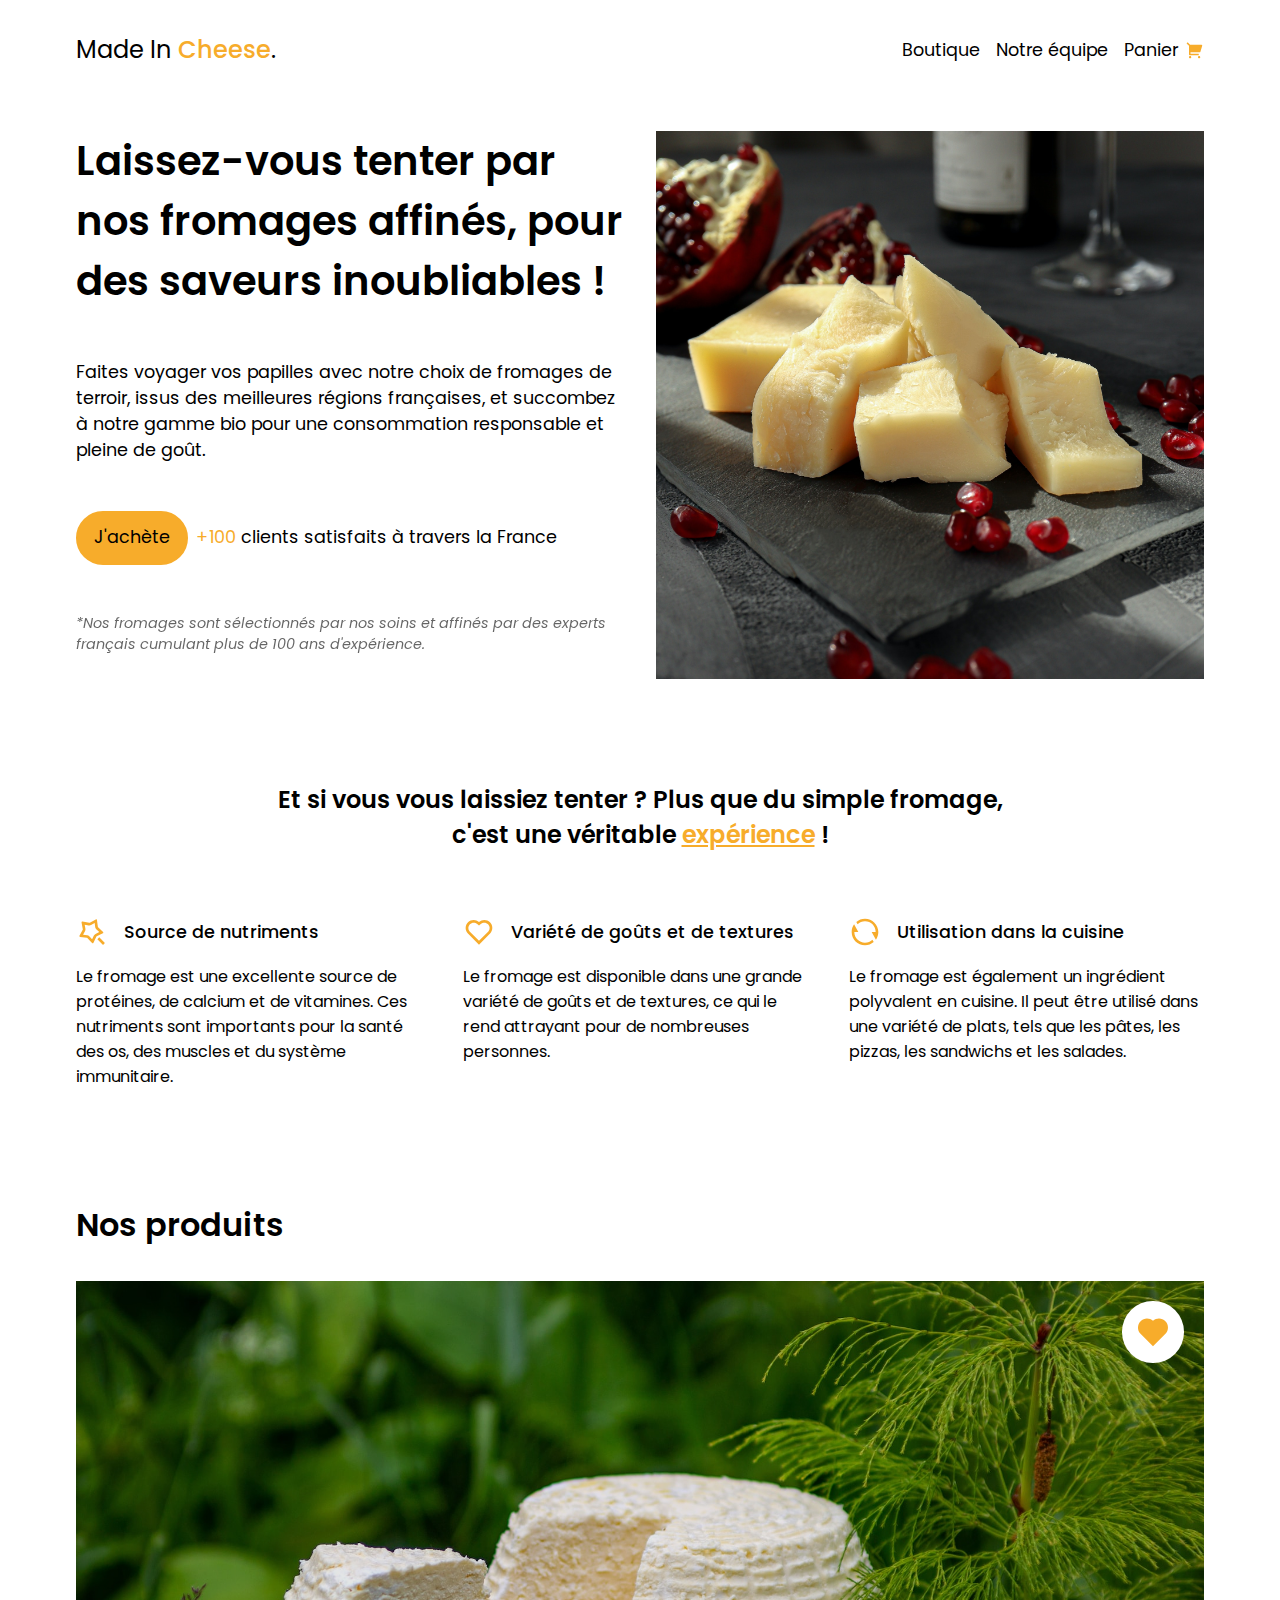
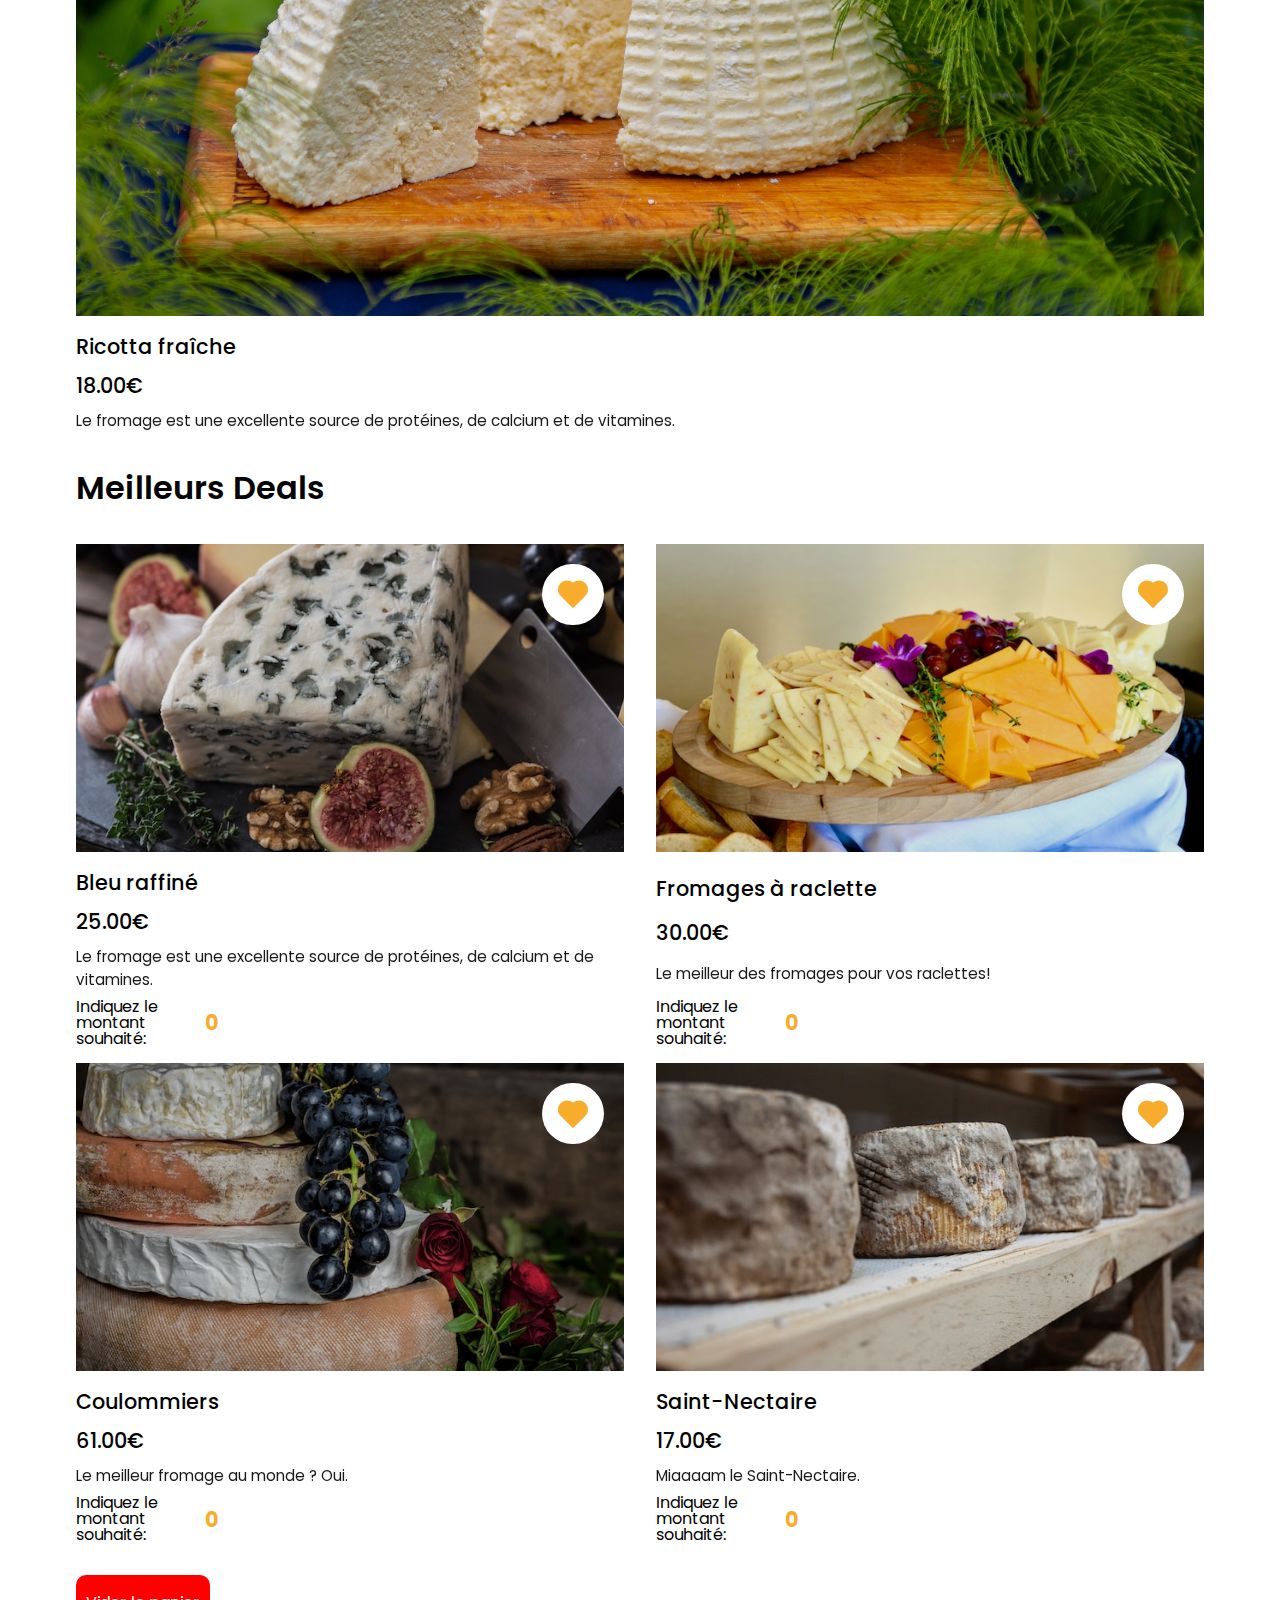
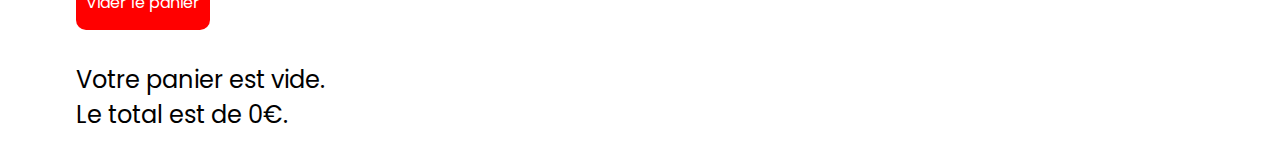
<file: index.html>
<!DOCTYPE html>
<html lang="fr">
  <head>
    <meta charset="UTF-8" />
    <meta http-equiv="X-UA-Compatible" content="IE=edge" />
    <meta name="viewport" content="width=device-width, initial-scale=1.0" />
    <link rel="icon" href="./assets/icones/flaticon.png" />
    <link rel="stylesheet" href="./assets/styles/default-style.css" />
    <link rel="stylesheet" href="./assets/styles/landing-page.css" />
    <script src="./assets/scripts/app.js" defer></script>
    <title>Made In Cheese</title>
  </head>
  <body>
    <header>
      <nav class="container">
        <div class="logo">
          <p>Made In <span>Cheese</span>.</p>
        </div>
        <div class="nav__links">
          <ul>
            <li><a href="index.html" class="underline">Boutique</a></li>
            <li><a href="equipe.html" class="underline">Notre équipe</a></li>
            <li>
              <a href="shopping-cart.html" class="inline-flex underline"
                >Panier
                <img
                  src="./assets/icones/icone-panier-plein.svg"
                  alt="icone de panier"
              /></a>
            </li>
          </ul>
        </div>
      </nav>
    </header>
    <main>
      <div class="container">
        <div class="split">
          <div class="main__gauche">
            <h1>
              Laissez-vous tenter par nos fromages affinés, pour des saveurs
              inoubliables !
            </h1>
            <p>
              Faites voyager vos papilles avec notre choix de fromages de
              terroir, issus des meilleures régions françaises, et succombez à
              notre gamme bio pour une consommation responsable et pleine de
              goût.
            </p>
            <div class="inline-flex">
              <a href="#" class="cta">J'achète</a>
              <p><span>+100</span> clients satisfaits à travers la France</p>
            </div>
            <p class="italic-informations">
              *Nos fromages sont sélectionnés par nos soins et affinés par des
              experts français cumulant plus de 100 ans d'expérience.
            </p>
          </div>
          <div class="main__droite">
            <img
              src="./assets/images/fromage-main.jpeg"
              alt="fromage français"
            />
          </div>
        </div>
        <h2>
          Et si vous vous laissiez tenter ? Plus que du simple fromage,<br />
          c'est une véritable <span>expérience</span> !
        </h2>
      </div>
    </main>

    <section class="avantages">
      <div class="container">
        <div class="split">
          <div class="avantages__card">
            <div class="flex-row">
              <img src="./assets/icones/etoile-fill.svg" alt="portrait" />
              <p class="avantages__titre">Source de nutriments</p>
            </div>
            <p>
              Le fromage est une excellente source de protéines, de calcium et
              de vitamines. Ces nutriments sont importants pour la santé des os,
              des muscles et du système immunitaire.
            </p>
          </div>
          <div class="avantages__card">
            <div class="flex-row">
              <img src="./assets/icones/heart-fill.svg" alt="portrait" />
              <p class="avantages__titre">Variété de goûts et de textures</p>
            </div>
            <p>
              Le fromage est disponible dans une grande variété de goûts et de
              textures, ce qui le rend attrayant pour de nombreuses personnes.
            </p>
          </div>
          <div class="avantages__card">
            <div class="flex-row">
              <img src="./assets/icones/refresh-fill.svg" alt="portrait" />
              <p class="avantages__titre">Utilisation dans la cuisine</p>
            </div>
            <p>
              Le fromage est également un ingrédient polyvalent en cuisine. Il
              peut être utilisé dans une variété de plats, tels que les pâtes,
              les pizzas, les sandwichs et les salades.
            </p>
          </div>
        </div>
      </div>
    </section>

    <section class="products">
      <div class="container">
        <h2>Nos produits</h2>
        <div class="products__card">
          <div class="products__card-img-container">
            <img
              src="./assets/images/fromage-2.jpeg"
              alt="fromage"
              class="products__card-img"
            />
            <div class="liker-produit">
              <img src="./assets/icones/liker-produit.svg" alt="icone coeur" />
            </div>
          </div>
          <p class="products__name">Ricotta fraîche</p>
          <p class="products__price">18.00€</p>
          <p class="products__descr">
            Le fromage est une excellente source de protéines, de calcium et de
            vitamines.
          </p>
        </div>
        <h2>Meilleurs Deals</h2>
        <div class="split">
          <div class="products__card">
            <div class="products__card-img-container">
              <img
                src="./assets/images/fromage-3.jpeg"
                alt="fromage"
                class="products__card-img"
              />
              <div class="liker-produit">
                <img
                  src="./assets/icones/liker-produit.svg"
                  alt="icone coeur"
                />
              </div>
            </div>
            <p class="products__name">Bleu raffiné</p>
            <p class="products__price">25.00€</p>
            <p class="products__descr">
              Le fromage est une excellente source de protéines, de calcium et
              de vitamines.
            </p>
            <div class="inline-flex">
              <p>Indiquez le montant souhaité:</p>
              <input
                oninput="cart()"
                type="number"
                id="bleu"
                min="0"
                value="0"
              />
            </div>
          </div>
          <div class="products__card">
            <div class="products__card-img-container">
              <img
                src="./assets/images/fromage-4.jpeg"
                alt="fromage"
                class="products__card-img"
              />
              <div class="liker-produit">
                <img
                  src="./assets/icones/liker-produit.svg"
                  alt="icone coeur"
                />
              </div>
            </div>
            <p class="products__name">Fromages à raclette</p>
            <p class="products__price">30.00€</p>
            <p class="products__descr">
              Le meilleur des fromages pour vos raclettes!
            </p>
            <div class="inline-flex">
              <p>Indiquez le montant souhaité:</p>
              <input
                oninput="cart()"
                type="number"
                id="raclette"
                min="0"
                value="0"
              />
            </div>
          </div>
        </div>
        <div class="split">
          <div class="products__card">
            <div class="products__card-img-container">
              <img
                src="./assets/images/fromage-5.jpeg"
                alt="fromage"
                class="products__card-img"
              />
              <div class="liker-produit">
                <img
                  src="./assets/icones/liker-produit.svg"
                  alt="icone coeur"
                />
              </div>
            </div>
            <p class="products__name">Coulommiers</p>
            <p class="products__price">61.00€</p>
            <p class="products__descr">Le meilleur fromage au monde ? Oui.</p>
            <div class="inline-flex">
              <p>Indiquez le montant souhaité:</p>
              <input
                oninput="cart()"
                type="number"
                id="coulommiers"
                min="0"
                value="0"
              />
            </div>
          </div>
          <div class="products__card">
            <div class="products__card-img-container">
              <img
                src="./assets/images/fromage-7.jpeg"
                alt="fromage"
                class="products__card-img"
              />
              <div class="liker-produit">
                <img
                  src="./assets/icones/liker-produit.svg"
                  alt="icone coeur"
                />
              </div>
            </div>
            <p class="products__name">Saint-Nectaire</p>
            <p class="products__price">17.00€</p>
            <p class="products__descr">Miaaaam le Saint-Nectaire.</p>
            <div class="inline-flex">
              <p>Indiquez le montant souhaité:</p>
              <input
                oninput="cart()"
                type="number"
                id="nectaire"
                min="0"
                value="0"
              />
            </div>
          </div>
        </div>
        <button id="viderPanier">Vider le panier</button>
        <div class="resultat-panier">
          <p id="itemTotal">Votre panier est vide.</p>
          <p id="totalDue">Le total est de 0€.</p>
        </div>
      </div>
    </section>
  </body>
</html>
</file>
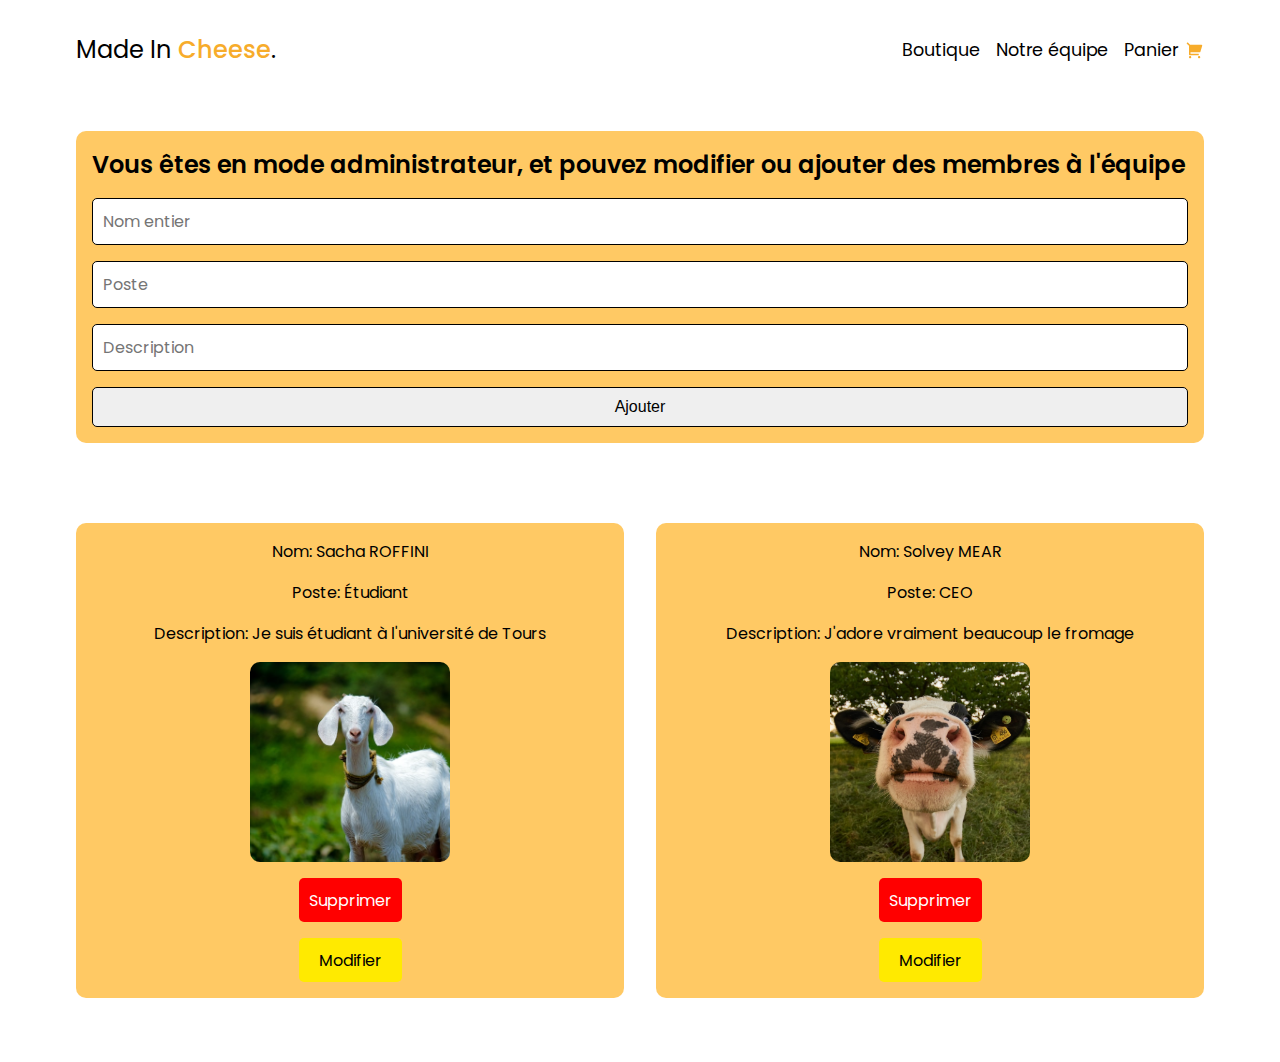
<file: equipe.html>
<!DOCTYPE html>
<html lang="fr">
  <head>
    <meta charset="UTF-8" />
    <meta http-equiv="X-UA-Compatible" content="IE=edge" />
    <meta name="viewport" content="width=device-width, initial-scale=1.0" />
    <link rel="icon" href="./assets/icones/flaticon.png" />
    <script src="./assets/scripts/app.js" defer></script>
    <link rel="stylesheet" href="./assets/styles/default-style.css" />
    <link rel="stylesheet" href="./assets/styles/equipe.css" />
    <title>Equipe - Made In Cheese</title>
  </head>
  <body>
    <header>
      <nav class="container">
        <div class="logo">
          <p>Made In <span>Cheese</span>.</p>
        </div>
        <div class="nav__links">
          <ul>
            <li><a href="index.html" class="underline">Boutique</a></li>
            <li><a href="equipe.html" class="underline">Notre équipe</a></li>
            <li>
              <a href="shopping-cart.html" class="inline-flex underline"
                >Panier
                <img
                  src="./assets/icones/icone-panier-plein.svg"
                  alt="icone de panier"
              /></a>
            </li>
          </ul>
        </div>
      </nav>
    </header>

    <section id="panneau-admin">
      <div class="container">
        <form>
          <h2>
            Vous êtes en mode administrateur, et pouvez modifier ou ajouter des
            membres à l'équipe
          </h2>
          <input type="text" placeholder="Nom entier" id="nomEntier" />
          <input type="text" placeholder="Poste" id="poste" />
          <input type="text" placeholder="Description" id="descr" />
          <button id="valider">Ajouter</button>
        </form>
      </div>
    </section>
    <section id="allUsers" class="container split"></section>
  </body>
</html>
</file>
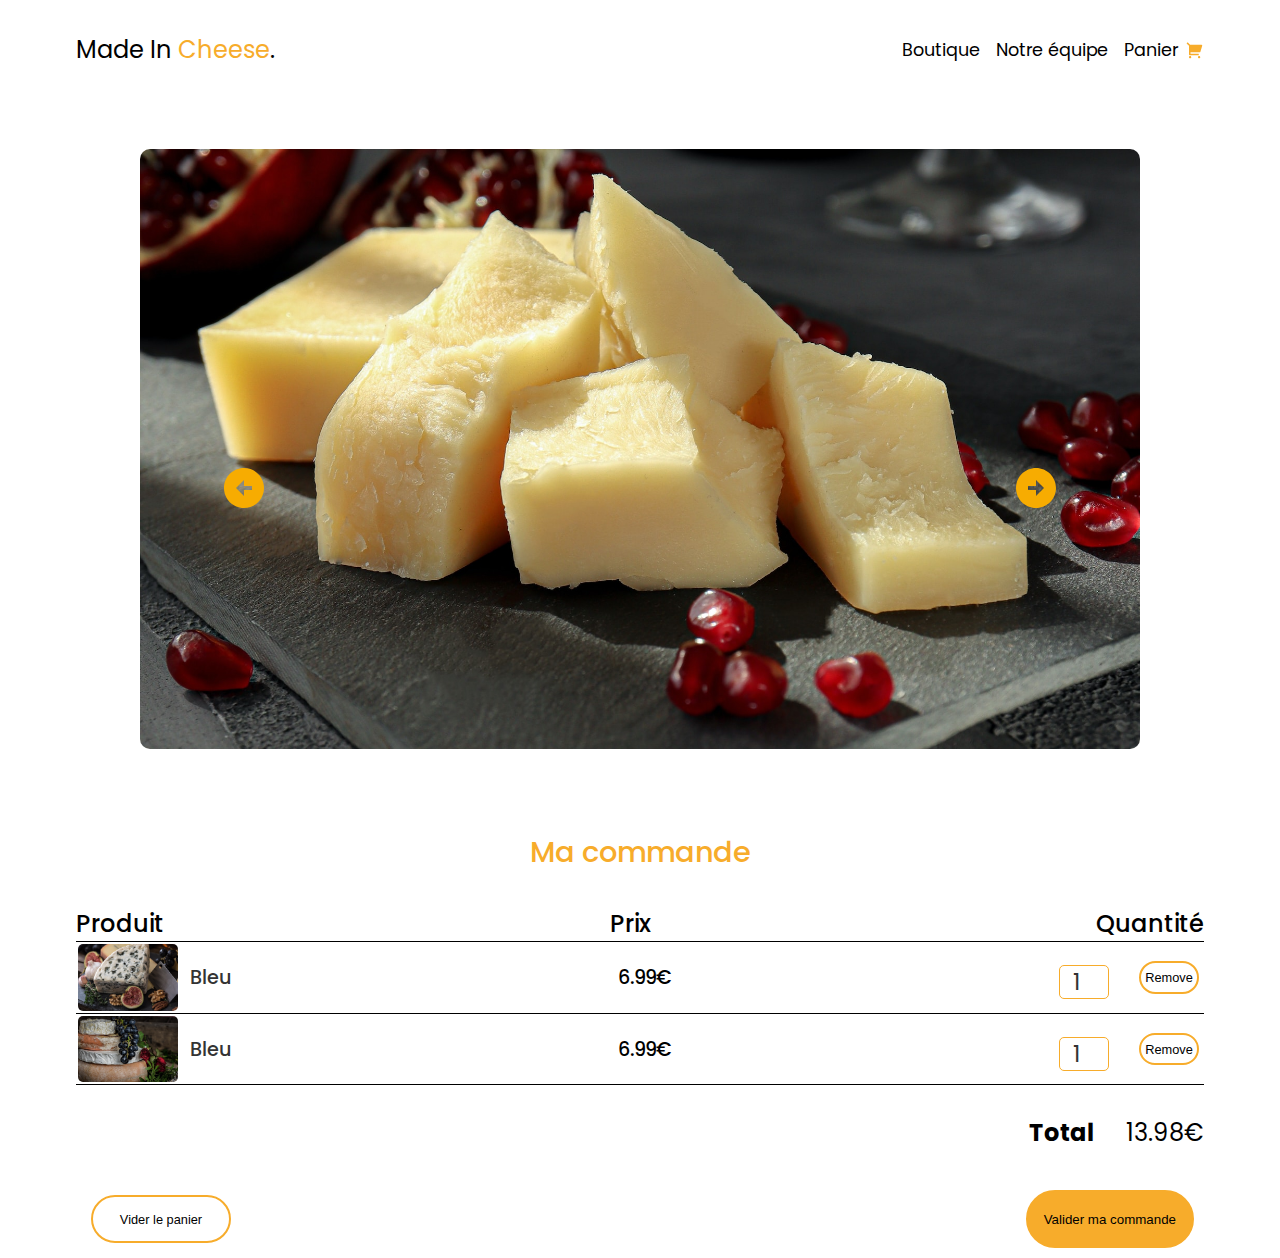
<file: shopping-cart.html>
<!DOCTYPE html>
<html lang="fr">
  <head>
    <meta charset="UTF-8" />
    <meta name="viewport" content="width=device-width, initial-scale=1.0" />
    <title>Mon Panier</title>
    <link rel="icon" href="./assets/icones/flaticon.png" />
    <link href="./assets/styles/cart-styles.css" rel="stylesheet" />
    <!--Lien CSS pour carousel
    <link rel="stylesheet" type="text/css" href="slick/slick.css"/>
    // Add the new slick-theme.css if you want the default styling
    <link rel="stylesheet" type="text/css" href="slick/slick-theme.css"/>-->
  </head>

  <body>
    <header>
      <nav class="container">
        <div class="logo">
          <p>Made In <span>Cheese</span>.</p>
        </div>
        <div class="nav__links">
          <ul>
            <li><a href="index.html" class="underline">Boutique</a></li>
            <li><a href="equipe.html" class="underline">Notre équipe</a></li>
            <li>
              <a href="shopping-cart.html" class="inline-flex underline"
                >Panier
                <img
                  src="./assets/icones/icone-panier-plein.svg"
                  alt="icone de panier"
              /></a>
            </li>
          </ul>
        </div>
      </nav>
    </header>

    <main>
      <div class="image-slider">
        <img
          src="./assets/images/fromage-main.jpeg"
          alt="fromage français"
          id="slide"
        />
        <div id="previous" onclick="changeSlide(-1)">
          <img
            src="./assets/icones/arrow-left-circle-fill.svg"
            alt="see previous picture"
            class="img-arrow"
          />
        </div>
        <div id="next" onclick="changeSlide(1)">
          <img
            src="./assets/icones/arrow-right-circle-fill.svg"
            alt="see next picture"
            class="img-arrow"
          />
        </div>
        <!-- <div class="liker-produit">
          <img src="./assets/icones/liker-produit.svg" alt="icone coeur" />
        </div>
      </div> -->
      </div>

      <div class="container cart-section">
        <h2 class="section-header">Ma commande</h2>

        <div class="cart-row title">
          <span class="cart-item cart-column">Produit</span>
          <span class="cart-price cart-column">Prix</span>

          <div class="cart-quantity-and-input">
            <span class="cart-quantity cart-column">Quantité</span>
            <!-- <input
              class="cart-quantity-input"
              type="number"
              value="0"
              min="0"
            /> -->
          </div>
        </div>

        <div class="cart-items">
          <div class="cart-row">
            <div class="cart-item cart-column">
              <img
                class="cart-item-image"
                src="./assets/images/fromage-3.jpeg"
                alt="blue-cheese"
                width="100"
                height="100"
              />

              <span class="cart-item-title">Bleu</span>
            </div>

            <span class="cart-price cart-column">6.99€</span>

            <div class="cart-quantity cart-column">
              <input
                class="cart-quantity-input first-row addToTotal"
                type="number"
                value="1"
                min="0"
              />

              <button class="btn-danger" type="button">Remove</button>
            </div>
          </div>

          <div class="cart-row">
            <div class="cart-item cart-column">
              <img
                class="cart-item-image"
                src="./assets/images/fromage-5.jpeg"
                alt="blue-cheese"
                width="100"
                height="100"
              />

              <span class="cart-item-title">Bleu</span>
            </div>

            <span class="cart-price cart-column">6.99€</span>

            <div class="cart-quantity cart-column">
              <input
                class="cart-quantity-input second-row addToTotal"
                type="number"
                value="1"
                min="0"
              />

              <button class="btn-danger" type="button">Remove</button>
            </div>
          </div>
        </div>

        <div class="cart-total">
          <strong class="cart-total-title">Total</strong>
          <span class="cart-total-price">13.98€</span>
        </div>

        <div class="cart-buttons">
          <button class="btn btn-mega-danger">Vider le panier</button>
          <button class="btn cta btn-purchase" type="button">
            Valider ma commande
          </button>
        </div>
      </div>

      <script src="./assets/scripts/cart.js"></script>
    </main>

    <!--lien jQuery
          <script src="https://code.jquery.com/jquery-3.6.4.min.js" integrity="sha256-oP6HI9z1XaZNBrJURtCoUT5SUnxFr8s3BzRl+cbzUq8=" crossorigin="anonymous"></script>
          
          Lien JS pour carousel
          <script type="text/javascript" src="//code.jquery.com/jquery-1.11.0.min.js"></script>
          <script type="text/javascript" src="//code.jquery.com/jquery-migrate-1.2.1.min.js"></script>
<script type="text/javascript" src="slick/slick.min.js"></script>-->
  </body>
</html>
</file>
<file: assets/styles/landing-page.css>
/* MAIN SECTION */

main {
  padding-block: 2rem;
}

.main__gauche {
  display: flex;
  flex-direction: column;
  align-items: flex-start;
  gap: 3rem;
  font-size: 1.1rem;
}
.main__gauche h1 {
  font-size: 2.5rem;
  font-weight: 600;
}
.main__gauche span {
  color: var(--clr-accent-800);
}

.main__droite img {
  aspect-ratio: 1/1;
  object-fit: cover;
  object-position: center;
}

.italic-informations {
  opacity: 0.6;
  font-size: 0.9rem;
  font-style: italic;
}
main h2 {
  padding-top: 5rem;
  font-weight: 600;
  text-align: center;
}
main h2 span {
  text-decoration: underline;
  color: var(--clr-accent-800);
}

/* AVANTAGES SECTION */

.avantages__card {
  display: flex;
  flex-direction: column;
  align-items: flex-start;
  gap: 1rem;
}
.avantages__titre {
  font-size: 1.1rem;
  font-weight: 500;
}

/* PRODUCTS SECTION */

.products h2 {
  font-weight: 600;
  font-size: 2rem;
  padding-block: 2rem;
}

.products__card {
  display: flex;
  flex-direction: column;
  align-items: flex-start;
  gap: 0.5rem;
  justify-content: space-between;
}
.products__card-img-container {
  position: relative;
}
.products__card-img {
  aspect-ratio: 16/9;
  object-fit: cover;
  filter: brightness(0.9);
}
.liker-produit {
  cursor: pointer;
  position: absolute;
  top: 20px;
  right: 20px;
  padding: 0.8rem;
  background: var(--clr-neutral-100);
  line-height: 0;
  border-radius: 50%;
  transition: scale 300ms ease;
}
.liker-produit:hover {
  scale: 1.05;
}
.products__name,
.products__price {
  font-size: 1.3rem;
  font-weight: 500;
}
.products__descr {
  opacity: 0.9;
  font-size: 0.95rem;
}
.products .inline-flex img {
  cursor: pointer;
}

input {
  padding: 3px 10px;
  border: 1px solid black;
  border-radius: 3px;
  border: none;
  font-size: 1.3rem;
  outline: none;
  color: var(--clr-accent-800);
  font-weight: 700;
}

.resultat-panier {
  padding-top: 2rem;
  font-size: 1.5rem;
}
</file>
<file: assets/styles/equipe.css>
/* SECTION ALL USERS */

#allUsers div {
  background: rgba(255, 166, 0, 0.606);
  display: flex;
  flex-direction: column;
  align-items: center;
  justify-content: center;
  gap: 1rem;
  flex-wrap: wrap;
  margin-block: 1rem;
  padding: 1rem;
  border-radius: 10px;
  text-align: center;
}

#allUsers div img {
  object-fit: cover;
  border-radius: 10px;
}

#allUsers div input {
  width: 103px;
  height: 44px;
}

#allUsers div input.Supprimer {
  background: red;
  color: var(--clr-neutral-100);
  border: none;
  cursor: pointer;
}
#allUsers div input.Modifier {
  background: rgb(255, 234, 0);
  border: none;
  cursor: pointer;
}

/* SECTION PANNEAU ADMIN */

form {
  display: flex;
  flex-direction: column;
  gap: 1rem;
  background: rgba(255, 166, 0, 0.606);
  padding: 1rem;
  border-radius: 10px;
}
form h2 {
  font-weight: 600;
}

input,
form button {
  padding: 10px;
  border: 1px solid black;
  outline: none;
  font-size: 1rem;
  color: inherit;
  border-radius: 5px;
}

form button {
  cursor: pointer;
}
</file>
<file: assets/styles/default-style.css>
@import url("https://fonts.googleapis.com/css2?family=Poppins:wght@100;200;300;400;500;600;700;800&display=swap");

/* RESET CSS */

*,
*::after,
*::before {
  box-sizing: border-box;
  margin: 0;
  padding: 0;
}
img {
  max-width: 100%;
}

:root {
  --ff-main: "Poppins", sans-serif;

  --clr-neutral-900: black;
  --clr-neutral-100: white;
  --clr-accent-800: rgb(247, 172, 43);
}

/*  UTILITY CLASSES */

.container {
  margin-inline: auto;
  width: min(90%, 70.5rem);
}

.split {
  display: flex;
  flex-direction: column;
  margin-bottom: 1rem;
}

@media (min-width: 40em) {
  .split {
    flex-direction: row;
    gap: 2em;
  }
  .split > * {
    flex-basis: 100%;
  }
}

.inline-flex {
  display: inline-flex;
  align-items: center;
  gap: 0.5rem;
  line-height: 1;
}
.flex-row {
  display: flex;
  align-items: center;
  gap: 1rem;
}

.underline {
  position: relative;
}

.underline::before {
  content: "";
  position: absolute;
  bottom: -5px;
  right: 0;
  width: 0;
  height: 2px;
  background-color: var(--clr-accent-800);
  transition: width 0.6s cubic-bezier(0.25, 1, 0.5, 1);
}

@media (hover: hover) and (pointer: fine) {
  .underline:hover::before {
    left: 0;
    right: auto;
    width: 100%;
  }
}

.cta {
  background-color: var(--clr-accent-800);
  padding: 1rem;
  border-radius: 500px;
  border: 2px solid var(--clr-accent-800);
  transition: all 400ms ease;
}
.cta:hover {
  background-color: var(--clr-neutral-100);
  color: var(--clr-accent-800);
  padding: 1rem;
  border-radius: 500px;
}

.portrait {
  object-fit: cover;
  width: 50px;
  height: 50px;
}

body,
input {
  font-family: var(--ff-main);
  color: var(--clr-neutral-900);
}

section {
  padding-block: 2rem;
}

a {
  text-decoration: none;
  font: inherit;
  color: inherit;
}

ul {
  list-style-type: none;
}

#viderPanier {
  padding: 15px 10px;
  margin-top: 1rem;
  background: red;
  color: var(--clr-neutral-100);
  border: none;
  border-radius: 10px;
  cursor: pointer;
  font-size: 1rem;
  font: inherit;
}

/* HEADER MENU */

header {
  padding-block: 2rem;
}

header .logo {
  font-size: 1.5rem;
}

header .logo span {
  color: var(--clr-accent-800);
  font-weight: 500;
}

header nav {
  display: flex;
  align-items: center;
  justify-content: space-between;
}

header .nav__links ul {
  font-size: 1.1rem;

  display: flex;
  align-items: center;
  justify-content: center;
  gap: 1rem;
}
</file>
<file: assets/styles/cart-styles.css>
@import url("https://fonts.googleapis.com/css2?family=Poppins:wght@100;200;300;400;500;600;700;800&display=swap");

/* RESET CSS */

*,
*::after,
*::before {
  box-sizing: border-box;
  margin: 0;
  padding: 0;
}
img {
  max-width: 100%;
}

:root {
  --ff-main: "Poppins", sans-serif;

  --clr-neutral-900: black;
  --clr-neutral-100: white;
  --clr-accent-800: rgb(247, 172, 43);
}

/*  UTILITY CLASSES */

.container {
  margin-inline: auto;
  width: min(90%, 70.5rem);
}

.split {
  display: flex;
  flex-direction: column;
}

@media (min-width: 40em) {
  .split {
    flex-direction: row;
    gap: 2em;
  }
  .split > * {
    flex-basis: 100%;
  }
}

.inline-flex {
  display: inline-flex;
  align-items: center;
  gap: 0.5rem;
  line-height: 1;
}

.underline {
  position: relative;
}

.underline::before {
  content: "";
  position: absolute;
  bottom: -5px;
  right: 0;
  width: 0;
  height: 2px;
  background-color: var(--clr-accent-800);
  transition: width 0.6s cubic-bezier(0.25, 1, 0.5, 1);
}

@media (hover: hover) and (pointer: fine) {
  .underline:hover::before {
    left: 0;
    right: auto;
    width: 100%;
  }
}

.cta {
  background-color: var(--clr-accent-800);
  padding: 1rem;
  border-radius: 500px;
  border: 2px solid var(--clr-accent-800);
  transition: all 400ms ease;
}
.cta:hover {
  background-color: var(--clr-neutral-100);
  color: var(--clr-accent-800);
  padding: 1rem;
  border-radius: 500px;
}

body,
input {
  font-family: var(--ff-main);
  color: var(--clr-neutral-900);
}

a {
  text-decoration: none;
  font: inherit;
  color: inherit;
}

ul {
  list-style-type: none;
}

/* HEADER MENU */

header {
  padding-block: 2rem;
}

header .logo {
  font-size: 1.5rem;
}

header .logo span {
  color: var(--clr-accent-800);
}

header nav {
  display: flex;
  align-items: center;
  justify-content: space-between;
}

header .nav__links ul {
  font-size: 1.1rem;

  display: flex;
  align-items: center;
  justify-content: center;
  gap: 1rem;
}

/*  -------------MAIN PHOTO SLIDER----------------------*/

/*deuxième tentative*/

/* display: flex;
.image-slider{
  justify-content: center;
  background-color: #ffffff;
  width: 500px;
  height: 350px;
  position: relative;
  margin: 50px auto;

}*/

.image-slider {
  margin: 50px auto;
  display: flex;
  align-items: center;
  justify-content: center;
  position: relative;
}

.image-slider #slide {
  width: 1000px;
  height: 600px;
  object-fit: cover;
  cursor: pointer;
  border-radius: 10px;
  transition: 300ms transform linear;
}

#previous,
#next {
  position: absolute;
  transition: opacity 0.3s ease;
  opacity: 1;
  cursor: pointer;
  padding: 10px;
  margin: 5px 5px;
}

#previous {
  left: 16%;
  top: 50%;
}

#next {
  right: 16%;
  top: 50%;
}
/*  SHOPPING CART   */

.cart-section {
  display: flex;
  flex-direction: column;
  /*align-items: center;*/
  font-family: "Poppins", sans-serif;
  /*border: 0.5px solid blue;*/
}

.section-header {
  text-align: center;
  color: var(--clr-accent-800);
  font-size: 1.8rem;
  padding: 2rem;
  font-weight: 500;
  /* border: 0.5px solid orange;*/
  width: 100%;
}

.cart-row {
  display: flex;
  justify-content: space-between;
  align-items: center;
  font-size: 1.2rem;
  font-weight: 500;
  /* border: 1px solid blue; */
  width: 100%;
  border-bottom: 1px solid black;
}
.cart-row.title {
  font-size: 1.5rem;
}
.cart-row:last-child {
  border-bottom: 1px solid black;
}
.cart-row:last-child .cart-column {
  border: none;
}
.cart-column {
  display: flex;
  align-items: center;
}

.cart-item {
  display: flex;
  align-items: center;
}
.cart-items {
  display: flex;
  flex-direction: column;
}
/* .cart-price {
  width: 20%;
  font-size: 1.2em;
  color: #333;
} */

.cart-item-image {
  height: auto;
  border-radius: 5px;
  margin: 2px 2px;
}
.cart-item-title {
  color: #333;
  margin-left: 0.5em;
  font-size: 1em;
}

.cart-quantity-and-input {
  display: flex;
}

/* .cart-item .item-text {
  display: flex;
  flex-direction: column;
  justify-content: center;
  font-size: 1.2rem;
  padding: 1rem;
} */

.cart-quantity-input {
  height: 34px;
  width: 50px;
  border-radius: 5px;
  border: 1px solid rgb(247, 172, 43);
  /*background-color: #eee;*/
  color: #333;
  padding: 0;
  text-align: center;
  font-size: 1.2em;
  margin-right: 25px;
  margin-top: 10px;
}
.cart-quantity-input:hover {
  border: 1px solid rgb(247, 172, 43);
}
.cart-quantity-input:active {
  border: 1px solid rgb(247, 172, 43);
}

.cart-total {
  display: flex;
  justify-content: flex-end;
  padding: 10px 0;
  margin: 20px 0;
  font-size: 1.5rem;
}

.cart-total-title {
  margin-right: 2rem;
}
.btn-danger,
.btn-mega-danger {
  display: flex;
  justify-content: center;
  font-size: 0.8rem;
  margin: 5px;
  padding: 0.9rem;
  background-color: white;
  border: 2px solid rgb(247, 172, 43);
  border-radius: 500px;
  width: 140px;
}
.btn-danger {
  display: flex;
  align-items: center;
  width: 60px;
  height: 15px;
}
.btn-danger:hover {
}
.cart-buttons {
  display: flex;
  justify-content: space-between;
  /*border: 1px solid red;*/
  padding: 10px;
}
.btn-mega-danger:hover {
  background-color: var(--clr-neutral-100);
  color: var(--clr-accent-800);
  border-radius: 500px;
  transition: all 400ms ease;
}
</file>
